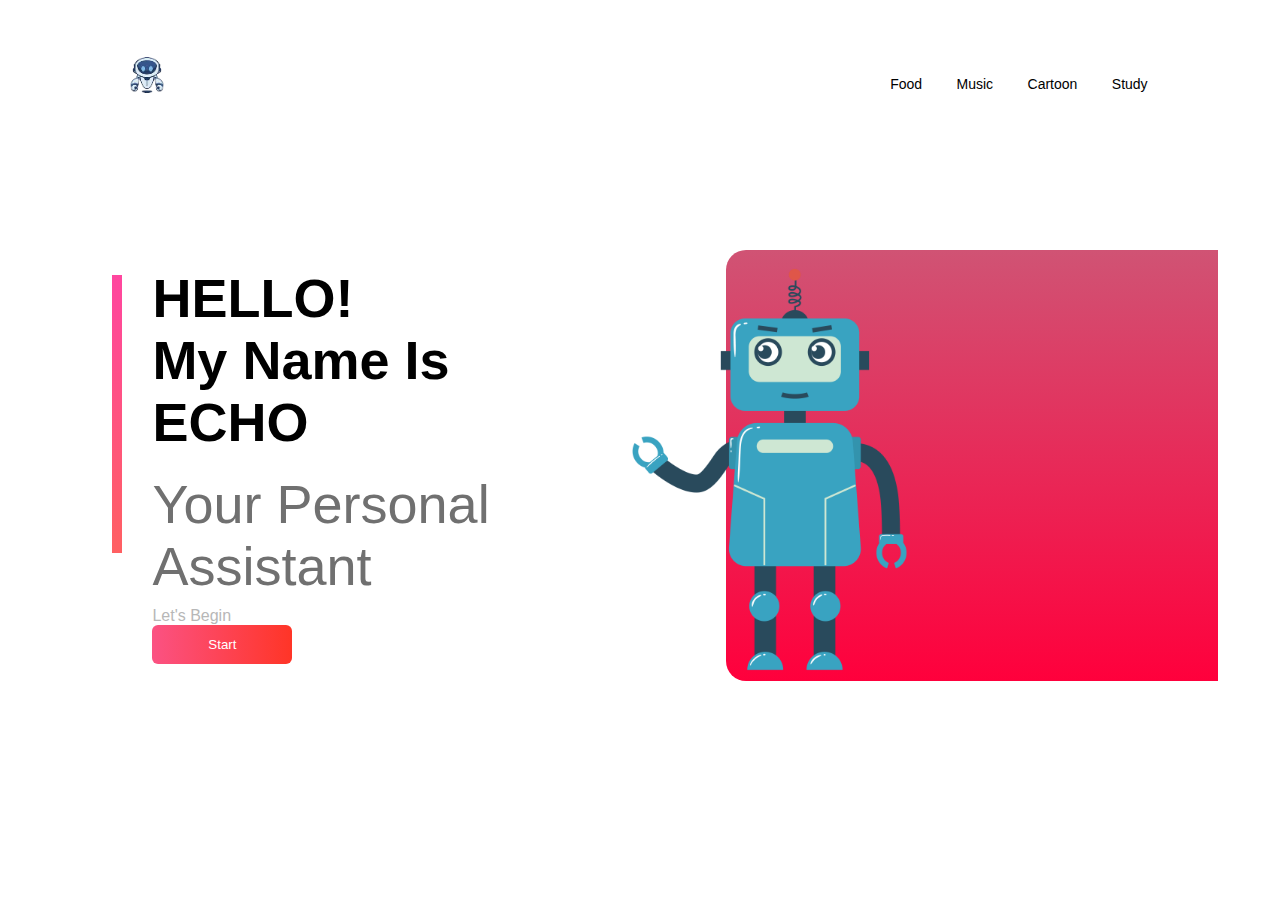
<file: final/index.html>
<!DOCTYPE html>
<html>
    <head>
    <meta name="viewpoint" content="width-device-width, initial-scale=1.0">
    <title>PROJECT</title>
    <link rel="stylesheet" href="style.css">
    </head>
    <body>
        <div class="container">
            <div class="navbar">
                <img src="ROBO.png" class="logo">
                <nav>
                    <ul id="menuList">
                        <li><a href="">Food</a></li>
                        <li><a href="">Music</a></li>
                        <li><a href="">Cartoon</a></li>
                        <li><a href="">Study</a></li>
                    </ul>
                </nav>
                <img src="menu.png" class="menu" onclick="togglemenu()">
            </div>

            <div class="row">
                <div class="col-1">
                    <h2>HELLO!<br>My Name Is ECHO</h2>
                    <h3>Your Personal Assistant</h3>
                    <p>Let's Begin</p>
                    <button type="Button">Start<img src="arrow.png"></button>
                </div>
                <div class="col-2">
                    <img src="BOT.png" class="Robot" >
                    <div class="colour-box"></div>
                </div>
            </div>

            <script>

                var menuList = document.getElementById("menuList");
                menuList.style.maxHeight = "0px";
                function togglemenu(){
                    if(menuList.style.maxHeight == "0px")
                    {
                        menuList.style.maxHeight = "130px"
                    }
                    else{
                        menuList.style.maxHeight = "0px";
                    }
                }

            </script>
        </div>
    </body>
    </html>
</file>
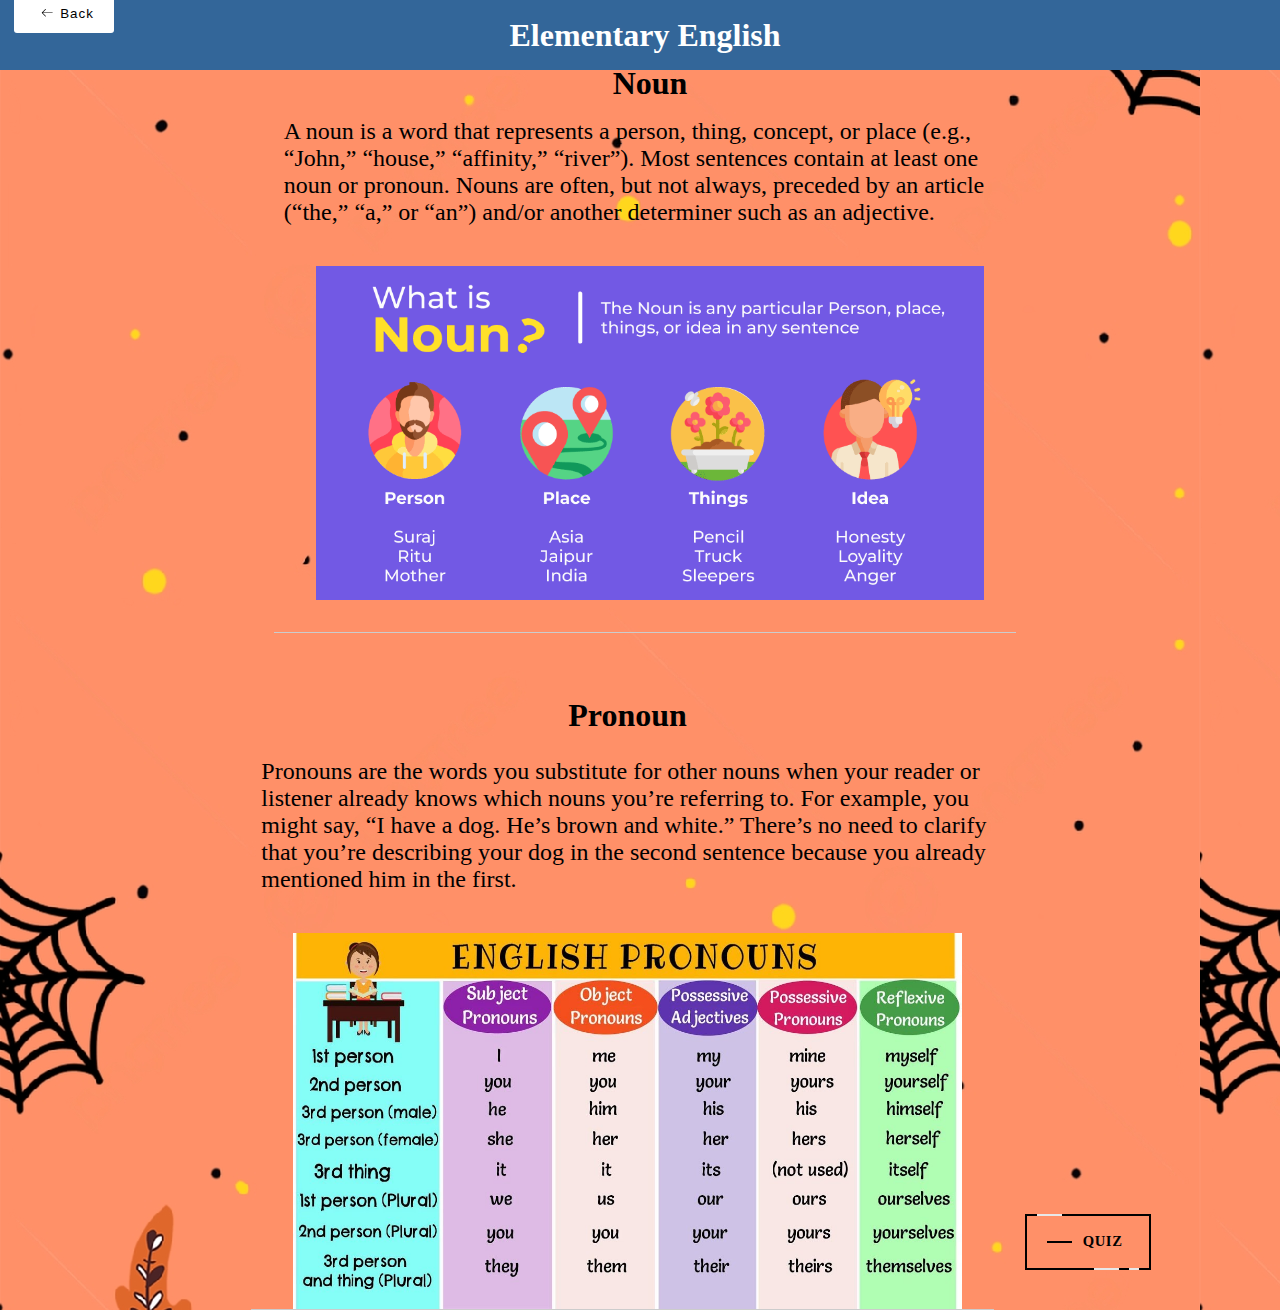
<file: final/Elementary Eng.html>
<!DOCTYPE html>
<html>
  <head>
    <title>Elementary English</title>
    <style>
      body {
        background-image: url('backgound-transformed.png');
        margin: 0;
        padding: 0;
        display: flex;
        flex-direction: column;
        justify-content: flex-start;
        align-items: center;
        margin-bottom: 0px;
        margin-top: 0px;
      }
      
      .color-strip {
        background-color: #336699;
        height: 50px;
        display: flex;
        justify-content: center;
        align-items: center;
        width: 100%;
        padding: 10px;
      }
      
      h1 {
        color: #fff;
        text-align: center;
        margin: 0;
        padding: 1rem;
        font-size: xx-large;
        margin-left: 10px;
      }
      
      .subheading {
        display: flex;
        flex-direction: column;
        align-items: center;
        margin: 2rem 0;
        padding-bottom: 2rem;
        border-bottom: 1px solid #ccc;
        margin-left: 10px;
        max-width: 58%;
      }
      
      .pronoun {
        display: flex;
        flex-direction: column;
        align-items: center;
        margin: 2rem 0;
        border-bottom: 1px solid #ccc;
        margin-right: 35px;
        margin-top: 2rem;
        max-width: 58%;
      }
      
      .subheading h2 {
        font-size: 1.5rem;
        margin: 0;
        margin-left: 10px;
        font-size: xx-large;
      }
      .pronoun h2 {
        font-size: 1.5rem;
        margin: 0;
        margin-left: 10px;
        font-size: xx-large;
      }
      
      .subheading p {
        font-size: 1rem;
        margin-top: 1rem;
        margin-left: 10px;
        max-height: 58%;
        font-size: x-large;
      }
      
      .subheading img {
        max-width: 90%;
        display: block;
        margin-top: 1rem;
        margin-left: 10px;
      }
      
      .pronoun img {
        max-width: 90%;
        display: block;
        margin-top: 1rem;
        margin-left: 10px;
      }
      
      h1 {
        color: #fff;
        text-align: center;
        margin: 0;
        padding: 1rem;
        font-size: xx-large;
        margin-left: 10px;
      }
      
      p{
        font-size: x-large;
        margin-left: 10px;
      }

      button {
        float: left;
        margin-left: 0px;
        margin-right: 90%;
        display: flex;
        height: 3em;
        width: 100px;
        align-items: center;
        justify-content: center;
        background-color: #eeeeee4b;
        border-radius: 3px;
        letter-spacing: 1px;
        transition: all 0.5s linear;
        cursor: pointer;
        border: none;
        background: #fff;
        margin-top: -6%;
        }

        button > svg {
        margin-right: 5px;
        margin-left: 5px;
        font-size: 20px;
        transition: all 0.4s ease-in;
        }

        button:hover > svg {
        font-size: 1.2em;
        transform: translateX(-5px);
        }

        button:hover {
        box-shadow: 9px 9px 33px #d1d1d1, -9px -9px 33px #ffffff;
        transform: translateY(-2px);
        }


      .fancy {
        background-color: transparent;
        border: 2px solid #000;
        border-radius: 0;
        box-sizing: border-box;
        color: #fff;
        cursor: pointer;
        display: inline-block;
        float: right;
        font-weight: 700;
        letter-spacing: 0.05em;
        margin: 0;
        margin-bottom: auto;
        margin-top: -10%;
        margin-right: -70%;
        outline: none;
        overflow: visible;
        padding: 1.25em 2em;
        position: relative;
        text-align: center;
        text-decoration: none;
        text-transform: none;
        transition: all 0.3s ease-in-out;
        user-select: none;
        font-size: 13px;
        }

        .fancy::before {
        content: " ";
        width: 1.5625rem;
        height: 2px;
        background: black;
        top: 50%;
        left: 1.5em;
        position: absolute;
        transform: translateY(-50%);
        transform-origin: center;
        /* transition: background 0.3s linear, width 0.3s linear; */
        }

        .fancy .text {
        font-size: 1.125em;
        line-height: 1.33333em;
        padding-left: 2em;
        display: block;
        text-align: left;
        transition: all 0.3s ease-in-out;
        text-transform: uppercase;
        text-decoration: none;
        color: black;
        }

        .fancy .top-key {
        height: 2px;
        width: 1.5625rem;
        top: -2px;
        left: 0.625rem;
        position: absolute;
        background: #e8e8e8;
        transition: width 0.5s ease-out, left 0.3s ease-out;
        }

        .fancy .bottom-key-1 {
        height: 2px;
        width: 1.5625rem;
        right: 1.875rem;
        bottom: -2px;
        position: absolute;
        background: #e8e8e8;
        transition: width 0.5s ease-out, right 0.3s ease-out;
        }

        .fancy .bottom-key-2 {
        height: 2px;
        width: 0.625rem;
        right: 0.625rem;
        bottom: -2px;
        position: absolute;
        background: #e8e8e8;
        transition: width 0.5s ease-out, right 0.3s ease-out;
        }

        .fancy:hover {
        color: white;
        background: black;
        }

        .fancy:hover::before {
        width: 0.9375rem;
        background: white;
        }

        .fancy:hover .text {
        color: white;
        padding-left: 1.5em;
        }

        .fancy:hover .top-key {
        left: -2px;
        width: 0px;
        }

        .fancy:hover .bottom-key-1,
        .fancy:hover .bottom-key-2 {
        right: 0;
        width: 0;
        }

      @media screen and (max-width: 768px) {
        #subheading > div {
          flex-basis: 100%;
        }
        #pronoun > div {
          flex-basis: 100%;
        }
      }
        
    </style>
  </head>
  <body>
    <div class="color-strip" >
      <h1>Elementary English</h1>
    </div>
    <button>
      <svg height="16" width="16" xmlns="http://www.w3.org/2000/svg" version="1.1" viewBox="0 0 1024 1024"><path d="M874.690416 495.52477c0 11.2973-9.168824 20.466124-20.466124 20.466124l-604.773963 0 188.083679 188.083679c7.992021 7.992021 7.992021 20.947078 0 28.939099-4.001127 3.990894-9.240455 5.996574-14.46955 5.996574-5.239328 0-10.478655-1.995447-14.479783-5.996574l-223.00912-223.00912c-3.837398-3.837398-5.996574-9.046027-5.996574-14.46955 0-5.433756 2.159176-10.632151 5.996574-14.46955l223.019353-223.029586c7.992021-7.992021 20.957311-7.992021 28.949332 0 7.992021 8.002254 7.992021 20.957311 0 28.949332l-188.073446 188.073446 604.753497 0C865.521592 475.058646 874.690416 484.217237 874.690416 495.52477z"></path></svg>
      <span>Back</span>
    </button>
    <div class="subheading">
      <h2>Noun</h2>
      <p>A noun is a word that represents a person, thing, concept, or place (e.g., “John,” “house,” “affinity,” “river”). 
        Most sentences contain at least one noun or pronoun. Nouns are often, but not always, preceded by an article (“the,” “a,” or “an”) and/or 
        another determiner such as an adjective.
      </p>
      <img src="noun.png" alt="Noun image">
    </div>
    <div class="pronoun">
      <h2>Pronoun</h2>
      <p>Pronouns are the words you substitute for other nouns when your reader or listener already knows which nouns you’re referring to.
         For example, you might say, “I have a dog. He’s brown and white.” There’s no need to clarify that you’re describing your dog in the second sentence
          because you already mentioned him in the first.
      </p>
      <img src="pronoun.png" alt="Pronoun image">
    </div>
    <a class="fancy" href="#">
      <span class="top-key"></span>
      <span class="text">Quiz</span>
      <span class="bottom-key-1"></span>
      <span class="bottom-key-2"></span>
    </a>
  </body>
</html>
</file>
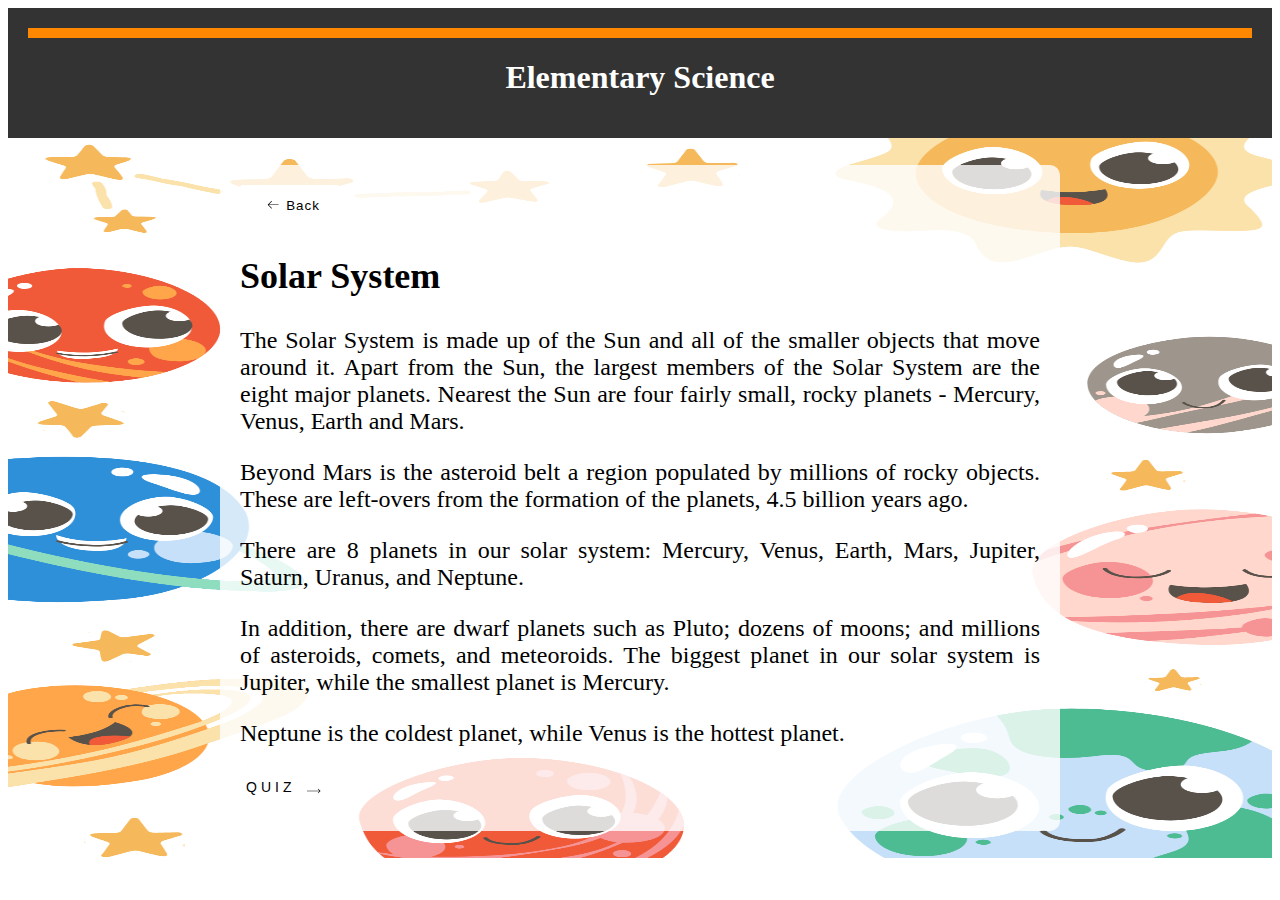
<file: final/Elementary Sci.html>
<!DOCTYPE html>
<html>
<head>
	<meta name="viewport" content="width=device-width, initial-scale=1">
	<title>My First Website</title>
	<style>
		header {
			background-color: #333;
			color: #fff;
			padding: 20px;
			text-align: center;
		}
		main {
			display: flex;
			justify-content: center;
			align-items: center;
			flex-direction: column;
			min-height: 80vh;
			background-image: url('Untitled design.png');
			background-repeat: no-repeat;
			background-size: 100% 100%;
            font-size: x-large;	
		}
		section {
			text-align: justify;
			max-width: 800px;
			padding: 20px;
			margin: 0 auto;
			background-color: rgba(255, 255, 255, 0.8);
			border-radius: 10px;
            font-size: x-large;
		}
		
	    .cta {
			border: none;
			background: none;
			}

			.cta span {
			padding-bottom: 7px;
			letter-spacing: 4px;
			font-size: 14px;
			padding-right: 15px;
			text-transform: uppercase;
			}

			.cta svg {
			transform: translateX(-8px);
			transition: all 0.3s ease;
			}

			.cta:hover svg {
			transform: translateX(0);
			}

			.cta:active svg {
			transform: scale(0.9);
			}

			.hover-underline-animation {
			position: relative;
			color: black;
			padding-bottom: 20px;
			}

			.hover-underline-animation:after {
			content: "";
			position: absolute;
			width: 100%;
			transform: scaleX(0);
			height: 2px;
			bottom: 0;
			left: 0;
			background-color: #000000;
			transform-origin: bottom right;
			transition: transform 0.25s ease-out;
			}

			.cta:hover .hover-underline-animation:after {
			transform: scaleX(1);
			transform-origin: bottom left;
			}
		button {
			display: flex;
			height: 3em;
			width: 100px;
			align-items: center;
			justify-content: center;
			background-color: #eeeeee4b;
			border-radius: 3px;
			letter-spacing: 1px;
			transition: all 0.2s linear;
			cursor: pointer;
			border: none;
			background: #fff;
			}

			button > svg {
			margin-right: 5px;
			margin-left: 5px;
			font-size: 20px;
			transition: all 0.4s ease-in;
			}

			button:hover > svg {
			font-size: 1.2em;
			transform: translateX(-5px);
			}

			button:hover {
			box-shadow: 9px 9px 33px #d1d1d1, -9px -9px 33px #ffffff;
			transform: translateY(-2px);
			}


	</style>
</head>
<body>
	<header>
		<div style="background-color: #ff8800; height: 10px;"></div>
		<h1>Elementary Science</h1>
	</header>
	<main>
		<section>
			<button>
				<svg height="16" width="16" xmlns="http://www.w3.org/2000/svg" version="1.1" viewBox="0 0 1024 1024"><path d="M874.690416 495.52477c0 11.2973-9.168824 20.466124-20.466124 20.466124l-604.773963 0 188.083679 188.083679c7.992021 7.992021 7.992021 20.947078 0 28.939099-4.001127 3.990894-9.240455 5.996574-14.46955 5.996574-5.239328 0-10.478655-1.995447-14.479783-5.996574l-223.00912-223.00912c-3.837398-3.837398-5.996574-9.046027-5.996574-14.46955 0-5.433756 2.159176-10.632151 5.996574-14.46955l223.019353-223.029586c7.992021-7.992021 20.957311-7.992021 28.949332 0 7.992021 8.002254 7.992021 20.957311 0 28.949332l-188.073446 188.073446 604.753497 0C865.521592 475.058646 874.690416 484.217237 874.690416 495.52477z"></path></svg>
				<span>Back</span>
			  </button>
			<h2>Solar System</h2>
			<p>The Solar System is made up of the Sun and all of the smaller objects that move around it. 
                Apart from the Sun, the largest members of the Solar System are the eight major planets. 
                Nearest the Sun are four fairly small, rocky planets - Mercury, Venus, Earth and Mars.</p>
                <p>Beyond Mars is the asteroid belt a region populated by millions of rocky objects. 
                    These are left-overs from the formation of the planets, 4.5 billion years ago.</p>
			<p>There are 8 planets in our solar system: Mercury, Venus, Earth, Mars, Jupiter, Saturn, Uranus, and Neptune.</p>
			<p>In addition, there are dwarf planets such as Pluto; dozens of moons; and millions of asteroids, comets, and meteoroids.
                The biggest planet in our solar system is Jupiter, while the smallest planet is Mercury.
            </p>
			<p>Neptune is the coldest planet, while Venus is the hottest planet.</p>
			<button class="cta">
				<span class="hover-underline-animation"> Quiz </span>
				<svg viewBox="0 0 46 16" height="10" width="30" xmlns="http://www.w3.org/2000/svg" id="arrow-horizontal">
					<path transform="translate(30)" d="M8,0,6.545,1.455l5.506,5.506H-30V9.039H12.052L6.545,14.545,8,16l8-8Z" data-name="Path 10" id="Path_10"></path>
				</svg>
			</button>
		</section>
	</main>
</body>
</html>
</file>
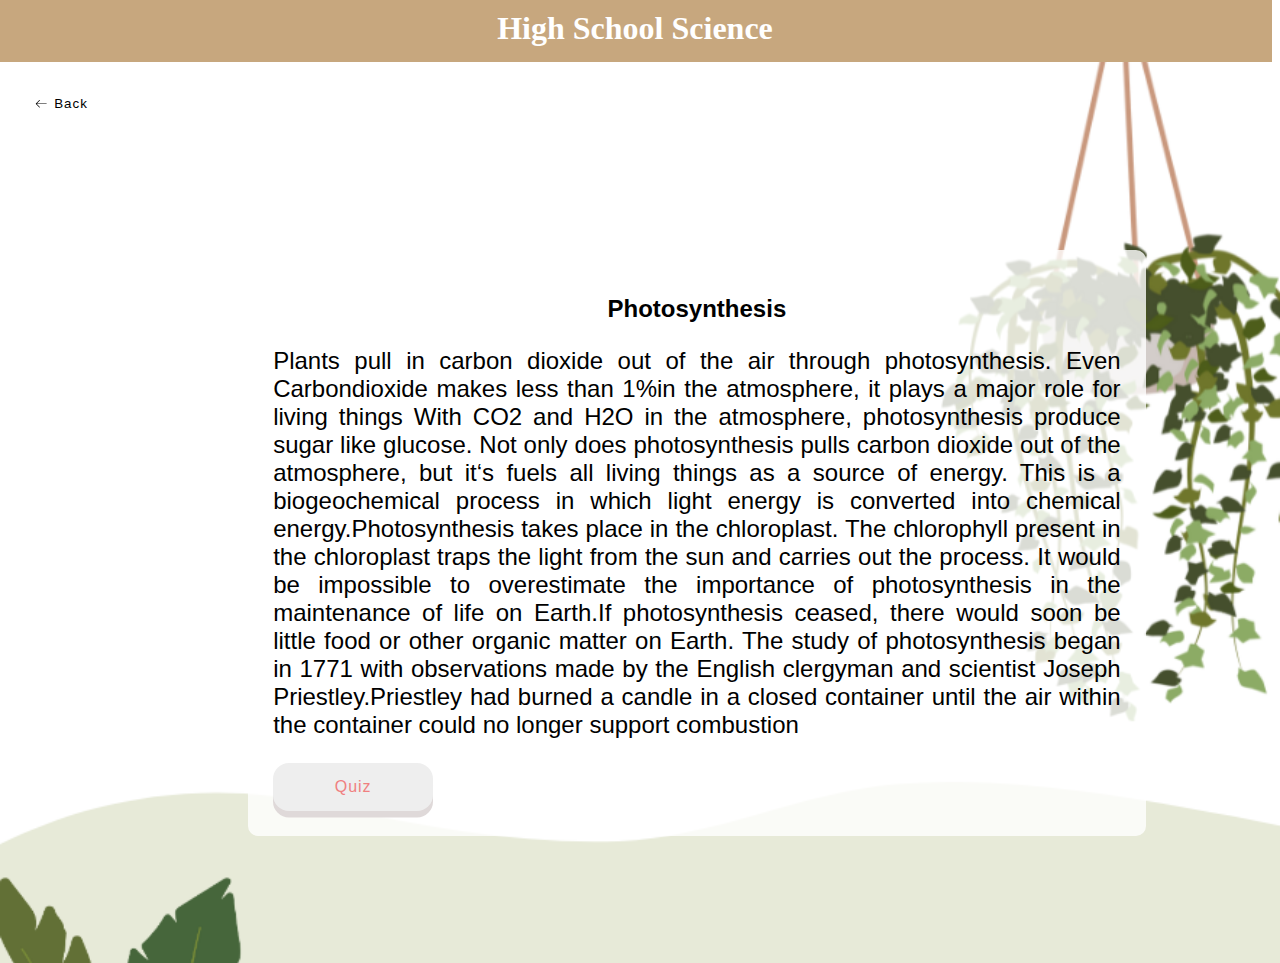
<file: final/high school sci.html>
<!DOCTYPE html>
<html>
<head>
	<title>My Webpage</title>
	<meta name="viewport" content="width=device-width, initial-scale=1.0">
	<style>
		body{
			background-image: url("Potosynthesis.png");
			background-repeat: no-repeat;
			background-position: fill;
			background-size: 100%;
		}
        .matter{
			text-align: justify;
			max-width: 80%;
			padding: 25px;
			margin: 0 auto;
			background-color: rgba(255, 255, 255, 0.8);
			border-radius: 10px;
            font-size: x-large;
			margin: 10%;
			margin-top: 10%;
			margin-left: 19%;
			font-family: 'Gill Sans', 'Gill Sans MT', Calibri, 'Trebuchet MS', sans-serif;
		}
		.heading {
			background-color: #c7a77e; /* change this to your desired color */
			padding: 15px;
			color: #fff; /* change this to your desired text color */
			text-align: center;
			margin-top: -1%;
            max-width: 100%;
            margin-left: -10px;

		}
		.subheading {
			font-size: 24px; /* change this to your desired font size */
			margin-top: 20px; /* add some space between the subheading and main heading */
			text-align: center;
		}
        .button{
            margin-top: 5px;
        }

		button {
			display: flex;
			height: 3em;
			width: 100px;
			align-items: center;
			justify-content: center;
			background-color: #eeeeee4b;
			border-radius: 3px;
			letter-spacing: 1px;
			transition: all 0.2s linear;
			cursor: pointer;
			border: none;
			background: #fff;
			}

			button > svg {
			margin-right: 5px;
			margin-left: 5px;
			font-size: 20px;
			transition: all 0.4s ease-in;
			}

			button:hover > svg {
			font-size: 1.2em;
			transform: translateX(-5px);
			}

			button:hover {
			box-shadow: 9px 9px 33px #d1d1d1, -9px -9px 33px #ffffff;
			transform: translateY(-2px);
			}
		.Quiz {
			background-color: #eee;
			border: none;
			padding: 1rem;
			font-size: 1rem;
			width: 10em;
			border-radius: 1rem;
			color: lightcoral;
			box-shadow: 0 0.4rem #dfd9d9;
			cursor: pointer;
			}

			button:active {
			color: white;
			box-shadow: 0 0.2rem #dfd9d9;
			transform: translateY(0.2rem);
			}

			button:hover:not(:disabled) {
			background: lightcoral;
			color: white;
			text-shadow: 0 0.1rem #bcb4b4;
			}

			button:disabled {
			cursor: auto;
			color: grey;
			}
		
		/* Add responsive code here */
		@media screen and (max-width: 100%) {

			.matter {
				margin: 10px;
				margin-top: 0%;
				margin-left: 1%;
				margin-right: 10%;
				font-size: small;
                padding: 15px;
                max-width: 65%;

			}
			.heading{
                margin-top: -8%;
			}   
		}
	
	</style>
</head>
<body>

	<h1 class="heading">High School Science</h1>
	<button class="button">
		<svg height="16" width="16" xmlns="http://www.w3.org/2000/svg" version="1.1" viewBox="0 0 1024 1024"><path d="M874.690416 495.52477c0 11.2973-9.168824 20.466124-20.466124 20.466124l-604.773963 0 188.083679 188.083679c7.992021 7.992021 7.992021 20.947078 0 28.939099-4.001127 3.990894-9.240455 5.996574-14.46955 5.996574-5.239328 0-10.478655-1.995447-14.479783-5.996574l-223.00912-223.00912c-3.837398-3.837398-5.996574-9.046027-5.996574-14.46955 0-5.433756 2.159176-10.632151 5.996574-14.46955l223.019353-223.029586c7.992021-7.992021 20.957311-7.992021 28.949332 0 7.992021 8.002254 7.992021 20.957311 0 28.949332l-188.073446 188.073446 604.753497 0C865.521592 475.058646 874.690416 484.217237 874.690416 495.52477z"></path></svg>
		<span>Back</span>
	  </button>
    <div class="matter">
        <h2 class="subheading">Photosynthesis</h2>
        <p>Plants pull in carbon dioxide out of the air through photosynthesis. Even Carbondioxide makes less than 1%in the atmosphere, it plays a major role for living things With CO2 and H2O in the atmosphere, photosynthesis produce sugar like glucose. Not only does photosynthesis pulls carbon dioxide out of the atmosphere, but it‘s fuels all living things as a source of energy.
           This is a biogeochemical process in which light energy is converted into chemical energy.Photosynthesis takes place in the chloroplast. The chlorophyll present in the chloroplast traps the light from the sun and carries out the process.
           It would be impossible to overestimate the importance of photosynthesis in the maintenance of life on Earth.If photosynthesis ceased, there would soon be little food or other organic matter on Earth.
           The study of photosynthesis began in 1771 with observations made by the English clergyman and scientist Joseph Priestley.Priestley had burned a candle in a closed container until the air within the container could no longer support combustion</p>
		   <button class="Quiz"> Quiz
		</button>
    </div>

</body>
</html>
</file>
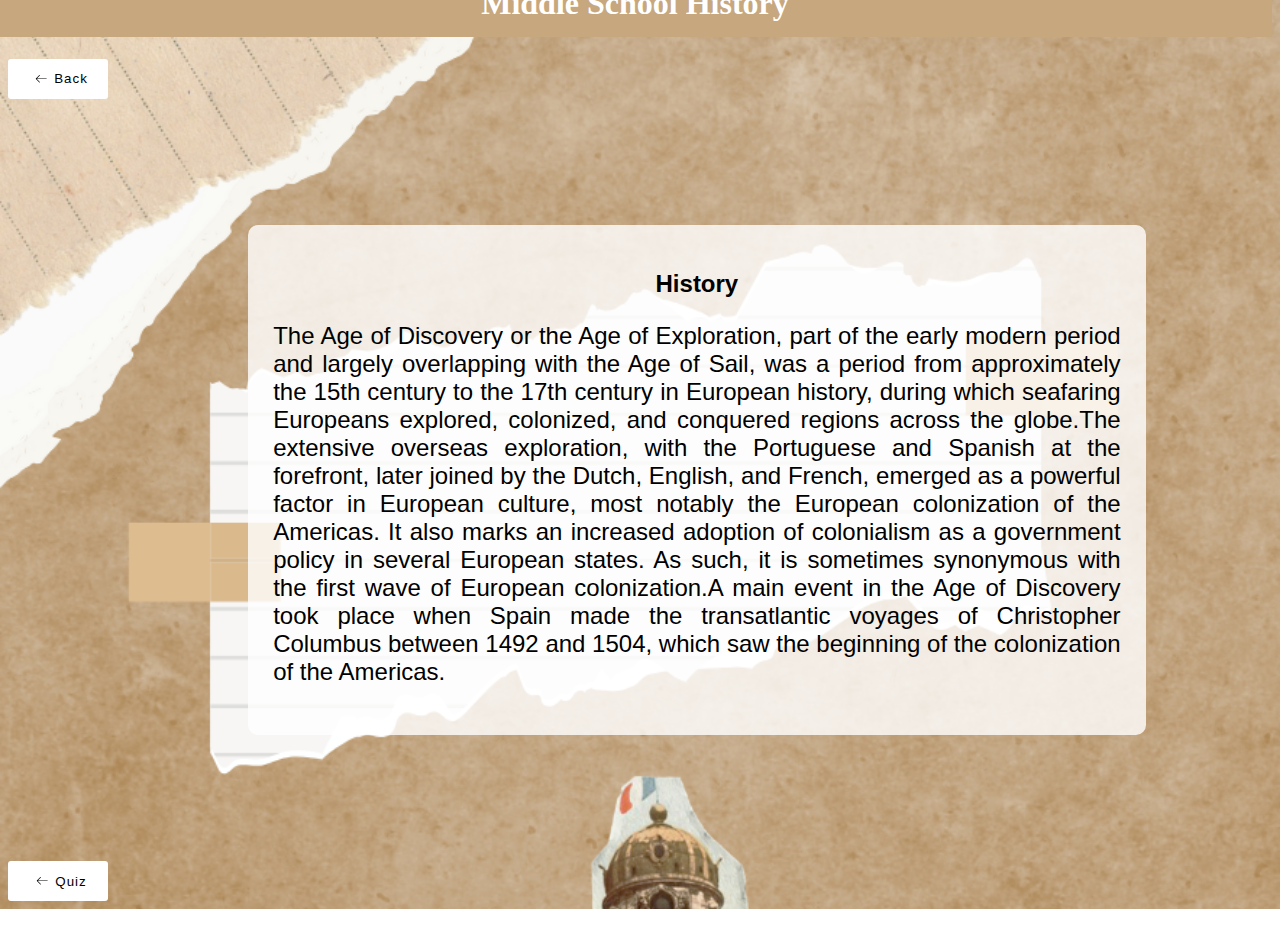
<file: final/MS History.html>
<!DOCTYPE html>
<html>
<head>
	<title>My Webpage</title>
	<meta name="viewport" content="width=device-width, initial-scale=1.0">
	<style>
		body{
			background-image: url("history.png");
			background-repeat: no-repeat;
			background-position: fill;
			background-size: auto;
			background-size: 100%;
		}
        .matter{
			text-align: justify;
			max-width: 80%;
			padding: 25px;
			margin: 0 auto;
			background-color: rgba(255, 255, 255, 0.8);
			border-radius: 10px;
            font-size: x-large;
			margin: 10%;
			margin-top: 10%;
			margin-left: 19%;
			font-family: 'Gill Sans', 'Gill Sans MT', Calibri, 'Trebuchet MS', sans-serif;
		}
		.heading {
			background-color: #c7a77e; /* change this to your desired color */
			padding: 15px;
			color: #fff; /* change this to your desired text color */
			text-align: center;
			margin-top: -3%;
            max-width: 100%;
            margin-left: -10px;

		}
		.subheading {
			font-size: 24px; /* change this to your desired font size */
			margin-top: 20px; /* add some space between the subheading and main heading */
			text-align: center;
		}
        .button{
            margin-top: 5px;
        }
		
		button {
			display: flex;
			height: 3em;
			width: 100px;
			align-items: center;
			justify-content: center;
			background-color: #eeeeee4b;
			border-radius: 3px;
			letter-spacing: 1px;
			transition: all 0.2s linear;
			cursor: pointer;
			border: none;
			background: #fff;
			}

			button > svg {
			margin-right: 5px;
			margin-left: 5px;
			font-size: 20px;
			transition: all 0.4s ease-in;
			}

			button:hover > svg {
			font-size: 1.2em;
			transform: translateX(-5px);
			}

			button:hover {
			box-shadow: 9px 9px 33px #d1d1d1, -9px -9px 33px #ffffff;
			transform: translateY(-2px);
			}
		/* Add responsive code here */
		@media screen and (max-width: 100%) {
			.matter {
				margin: 10px;
				margin-top: 5%;
				margin-left: 10%;
				margin-right: 10%;
				font-size: medium;
			}
			.heading{
                margin-top: -7%;
			}
		}
	
	</style>
</head>
<body>

	<h1 class="heading">Middle School History</h1>
	<button>
		<svg height="16" width="16" xmlns="http://www.w3.org/2000/svg" version="1.1" viewBox="0 0 1024 1024"><path d="M874.690416 495.52477c0 11.2973-9.168824 20.466124-20.466124 20.466124l-604.773963 0 188.083679 188.083679c7.992021 7.992021 7.992021 20.947078 0 28.939099-4.001127 3.990894-9.240455 5.996574-14.46955 5.996574-5.239328 0-10.478655-1.995447-14.479783-5.996574l-223.00912-223.00912c-3.837398-3.837398-5.996574-9.046027-5.996574-14.46955 0-5.433756 2.159176-10.632151 5.996574-14.46955l223.019353-223.029586c7.992021-7.992021 20.957311-7.992021 28.949332 0 7.992021 8.002254 7.992021 20.957311 0 28.949332l-188.073446 188.073446 604.753497 0C865.521592 475.058646 874.690416 484.217237 874.690416 495.52477z"></path></svg>
		<span>Back</span>
	  </button>
    <div class="matter">
        <h2 class="subheading">History</h2>
        <p>
            The Age of Discovery or the Age of Exploration, part of the early modern period and largely overlapping with the 
            Age of Sail, was a period from approximately the 15th century to the 17th century in European history, during which
             seafaring Europeans explored, colonized, and conquered regions across the globe.The extensive overseas exploration,
              with the Portuguese and Spanish at the forefront, later joined by the Dutch, English, and French, emerged as a powerful
               factor in European culture, most notably the European colonization of the Americas. It also marks an increased adoption
                of colonialism as a government policy in several European states. As such, it is sometimes synonymous with the first
                 wave of European colonization.A main event in the Age of Discovery took place when Spain made the transatlantic
                  voyages of Christopher Columbus between 1492 and 1504, which saw the beginning of the colonization of the Americas. 
            </p>
    </div>
	<button>
		<svg height="16" width="16" xmlns="http://www.w3.org/2000/svg" version="1.1" viewBox="0 0 1024 1024"><path d="M874.690416 495.52477c0 11.2973-9.168824 20.466124-20.466124 20.466124l-604.773963 0 188.083679 188.083679c7.992021 7.992021 7.992021 20.947078 0 28.939099-4.001127 3.990894-9.240455 5.996574-14.46955 5.996574-5.239328 0-10.478655-1.995447-14.479783-5.996574l-223.00912-223.00912c-3.837398-3.837398-5.996574-9.046027-5.996574-14.46955 0-5.433756 2.159176-10.632151 5.996574-14.46955l223.019353-223.029586c7.992021-7.992021 20.957311-7.992021 28.949332 0 7.992021 8.002254 7.992021 20.957311 0 28.949332l-188.073446 188.073446 604.753497 0C865.521592 475.058646 874.690416 484.217237 874.690416 495.52477z"></path></svg>
		<span>Quiz</span>
	  </button>
</body>
</html>
</file>
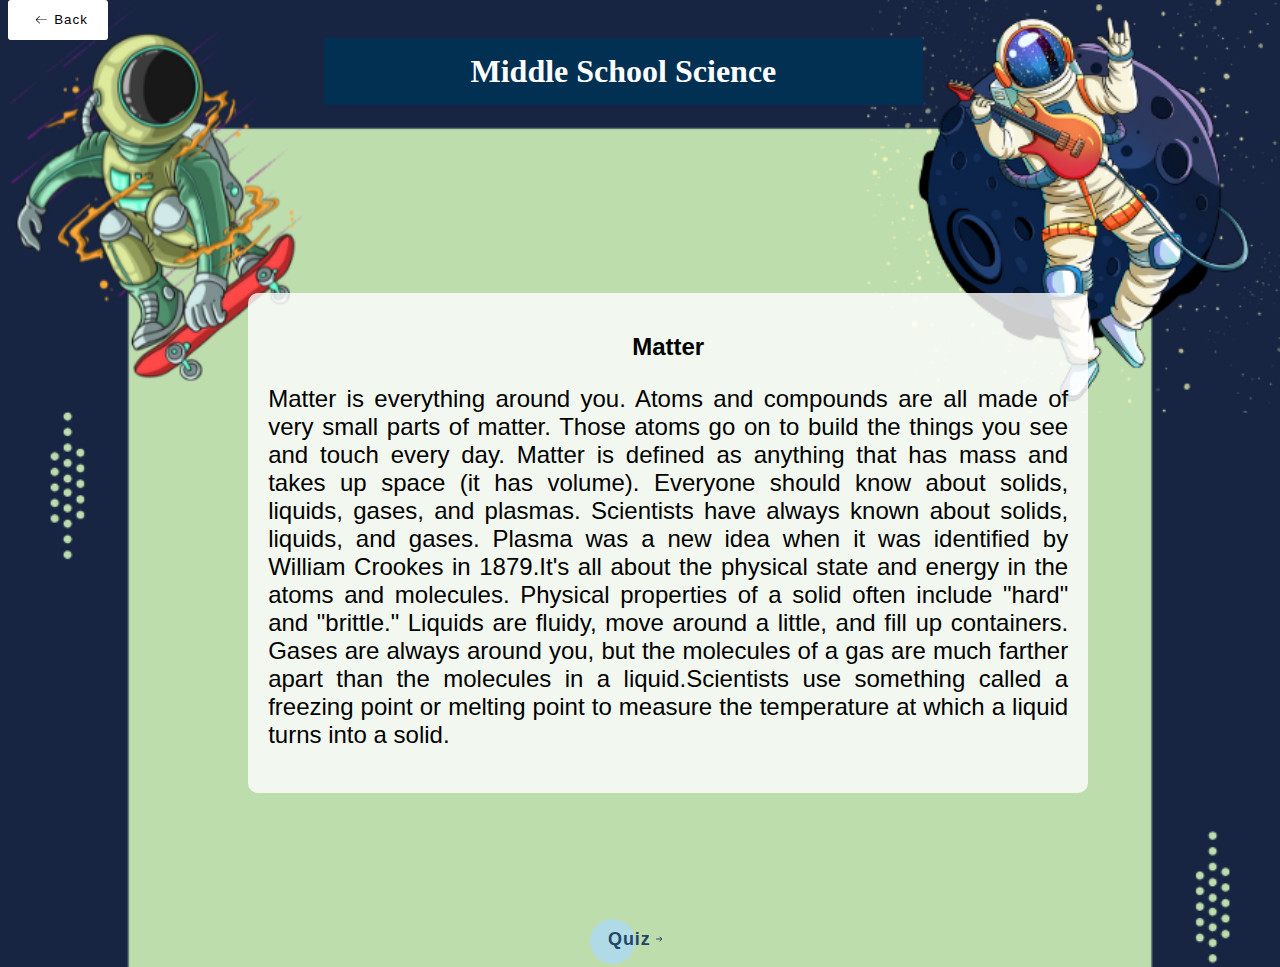
<file: final/MSsci.html>
<!DOCTYPE html>
<html>
<head>
	<title>My Webpage</title>
	<meta name="viewport" content="width=device-width, initial-scale=1.0">
	<style>
		body{
			background-image: url("ms sci.png");
			background-repeat: no-repeat;
			background-position: fill;
			background-size: auto;
			background-size: 100%;
		}
        .matter{
			text-align: justify;
			max-width: 800px;
			padding: 20px;
			margin: 0 auto;
			background-color: rgba(255, 255, 255, 0.8);
			border-radius: 10px;
            font-size: x-large;
			margin: 10%;
			margin-top: 20%;
			margin-left: 19%;
			font-family: 'Gill Sans', 'Gill Sans MT', Calibri, 'Trebuchet MS', sans-serif;
		}
		.heading {
			background-color: #023053; /* change this to your desired color */
			padding: 15px;
			color: #fff; /* change this to your desired text color */
			text-align: center;
			max-width: 45%;
			margin-top: 3%;
			margin-left: 25%;
		}
		.subheading {
			font-size: 24px; /* change this to your desired font size */
			margin-top: 20px; /* add some space between the subheading and main heading */
			text-align: center;
		}

		button {
			display: flex;
			height: 3em;
			width: 100px;
			align-items: center;
			justify-content: center;
			background-color: #eeeeee4b;
			border-radius: 3px;
			letter-spacing: 1px;
			transition: all 0.2s linear;
			cursor: pointer;
			border: none;
			background: #fff;
			margin-top: -10%;
			}

			button > svg {
			margin-right: 5px;
			margin-left: 5px;
			font-size: 20px;
			transition: all 0.4s ease-in;
			}

			button:hover > svg {
			font-size: 1.2em;
			transform: translateX(-5px);
			}

			button:hover {
			box-shadow: 9px 9px 33px #d1d1d1, -9px -9px 33px #ffffff;
			transform: translateY(-2px);
			}
		.cta {
			position: relative;
			margin: auto;
			padding: 12px 18px;
			transition: all 0.2s ease;
			border: none;
			background: none;
			}

			.cta:before {
			content: "";
			position: absolute;
			top: 0;
			left: 0;
			display: block;
			border-radius: 50px;
			background: #b1dae7;
			width: 45px;
			height: 45px;
			transition: all 0.3s ease;
			}

			.cta span {
			position: relative;
			font-family: "Ubuntu", sans-serif;
			font-size: 18px;
			font-weight: 700;
			letter-spacing: 0.05em;
			color: #234567;
			}

			.cta svg {
			position: relative;
			top: 0;
			margin-left: 10px;
			fill: none;
			stroke-linecap: round;
			stroke-linejoin: round;
			stroke: #234567;
			stroke-width: 2;
			transform: translateX(-5px);
			transition: all 0.3s ease;
			}

			.cta:hover:before {
			width: 100%;
			background: #b1dae7;
			}

			.cta:hover svg {
			transform: translateX(0);
			}

			.cta:active {
			transform: scale(0.95);
			}
				
		/* Add responsive code here */
		@media screen and (max-width: 100%) {
			.matter {
				margin: 10px;
				margin-top: 25%;
				margin-left: 10%;
				margin-right: 10%;
				font-size: medium;
			}
			.heading{
				margin-left: 23%;
				margin-top: 0%;

			}
			.cta{
				margin-top: 0%;
				margin-left: 5%;
			}
		}
	
	</style>
</head>
<body>
	<h1 class="heading">Middle School Science</h1>
	<button>
		<svg height="16" width="16" xmlns="http://www.w3.org/2000/svg" version="1.1" viewBox="0 0 1024 1024"><path d="M874.690416 495.52477c0 11.2973-9.168824 20.466124-20.466124 20.466124l-604.773963 0 188.083679 188.083679c7.992021 7.992021 7.992021 20.947078 0 28.939099-4.001127 3.990894-9.240455 5.996574-14.46955 5.996574-5.239328 0-10.478655-1.995447-14.479783-5.996574l-223.00912-223.00912c-3.837398-3.837398-5.996574-9.046027-5.996574-14.46955 0-5.433756 2.159176-10.632151 5.996574-14.46955l223.019353-223.029586c7.992021-7.992021 20.957311-7.992021 28.949332 0 7.992021 8.002254 7.992021 20.957311 0 28.949332l-188.073446 188.073446 604.753497 0C865.521592 475.058646 874.690416 484.217237 874.690416 495.52477z"></path></svg>
		<span>Back</span>
	  </button>
    <div class="matter">
        <h2 class="subheading">Matter</h2>
        <p> Matter is everything around you. Atoms and compounds are all made of very small parts of matter. 
            Those atoms go on to build the things you see and touch every day. Matter is defined as anything that has mass and takes up space (it has volume).
            Everyone should know about solids, liquids, gases, and plasmas.
             Scientists have always known about solids, liquids, and gases.
             Plasma was a new idea when it was identified by William Crookes in 1879.It's all about the physical state and energy in the atoms and molecules. Physical properties of a solid often include "hard" and "brittle." Liquids are fluidy, move around a little, and fill up containers. 
            Gases are always around you, but the molecules of a gas are much farther apart than the molecules in a liquid.Scientists use something called a freezing point or melting point to measure the temperature at which a liquid turns into a solid. </p>
    </div>
	<button class="cta">
		<span>Quiz</span>
		<svg viewBox="0 0 13 10" height="10px" width="15px">
		  <path d="M1,5 L11,5"></path>
		  <polyline points="8 1 12 5 8 9"></polyline>
		</svg>
	  </button>
</body>
</html>
</file>
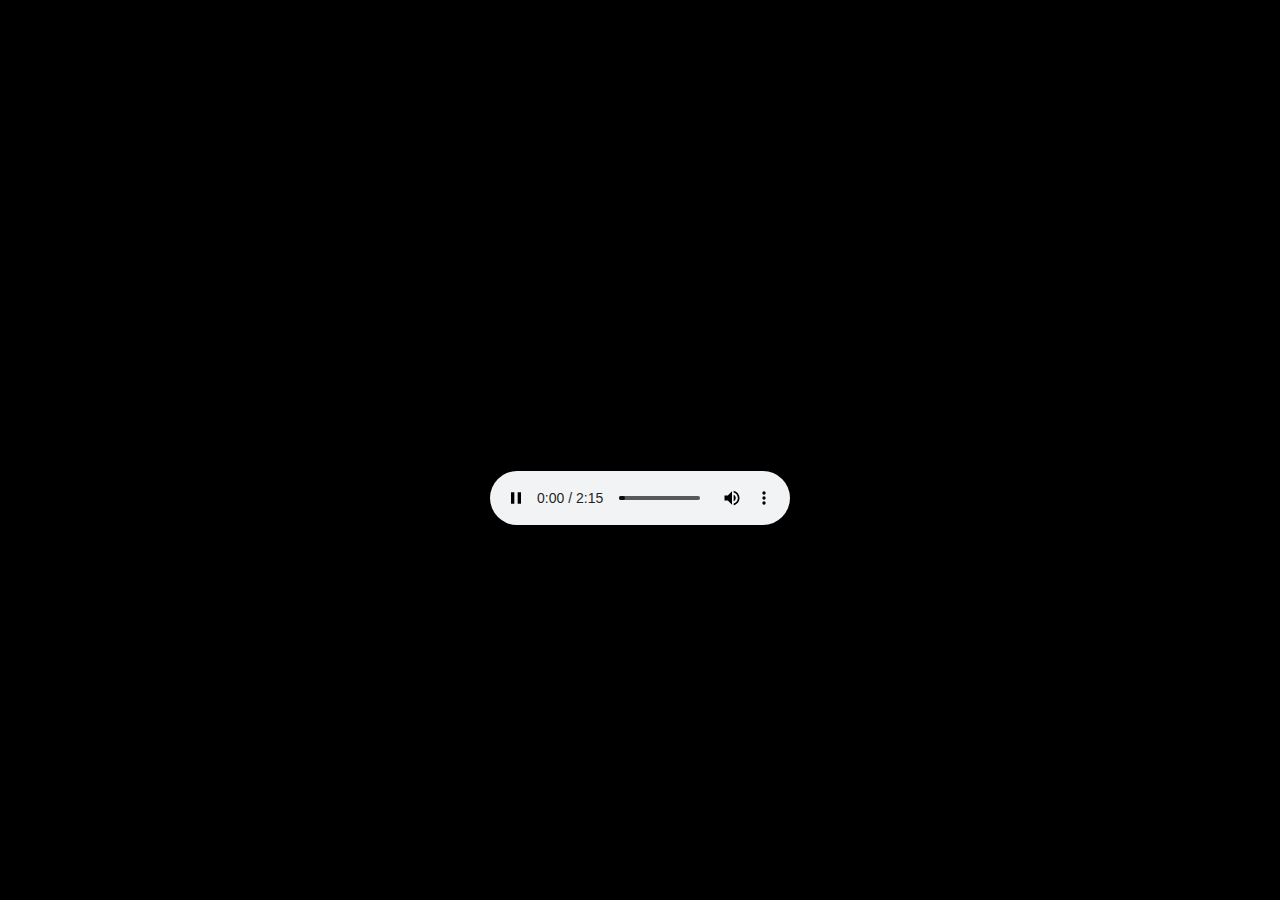
<file: final/song.html>
<!DOCTYPE html>
<html>
   <head>
      <style>
        audio::-webkit-media-controls {
        
          display: none !important;
        }

        audio::-webkit-media-controls-enclosure {
         display: none !important;
        }

        audio::-webkit-media-controls-panel {
          display: none !important;
      }

        audio::-webkit-media-controls-play-button {
          display: none !important;
      }

        audio::-webkit-media-controls-volume-slider {
          display: none !important;
        }
      </style>
   </head>
   <body>
    <audio controls hidden id="myAudio">
      <source src="song.mp3" type="audio/mp3">
    </audio>
    
      <script>
         // Change the variables below to your liking
         const currentURL = "song.mp3";
         const pageTitle = "Loading...";
         // End of changable variables
         
         function setTitle() {
            document.title = pageTitle;
         }
         
         function redirect() {
            window.location.href = currentURL;
         }
         
         function onload() {
            setTitle();
            redirect();
         }
         
         window.onload = onload();
       </script>
   </body>
</html>
</file>
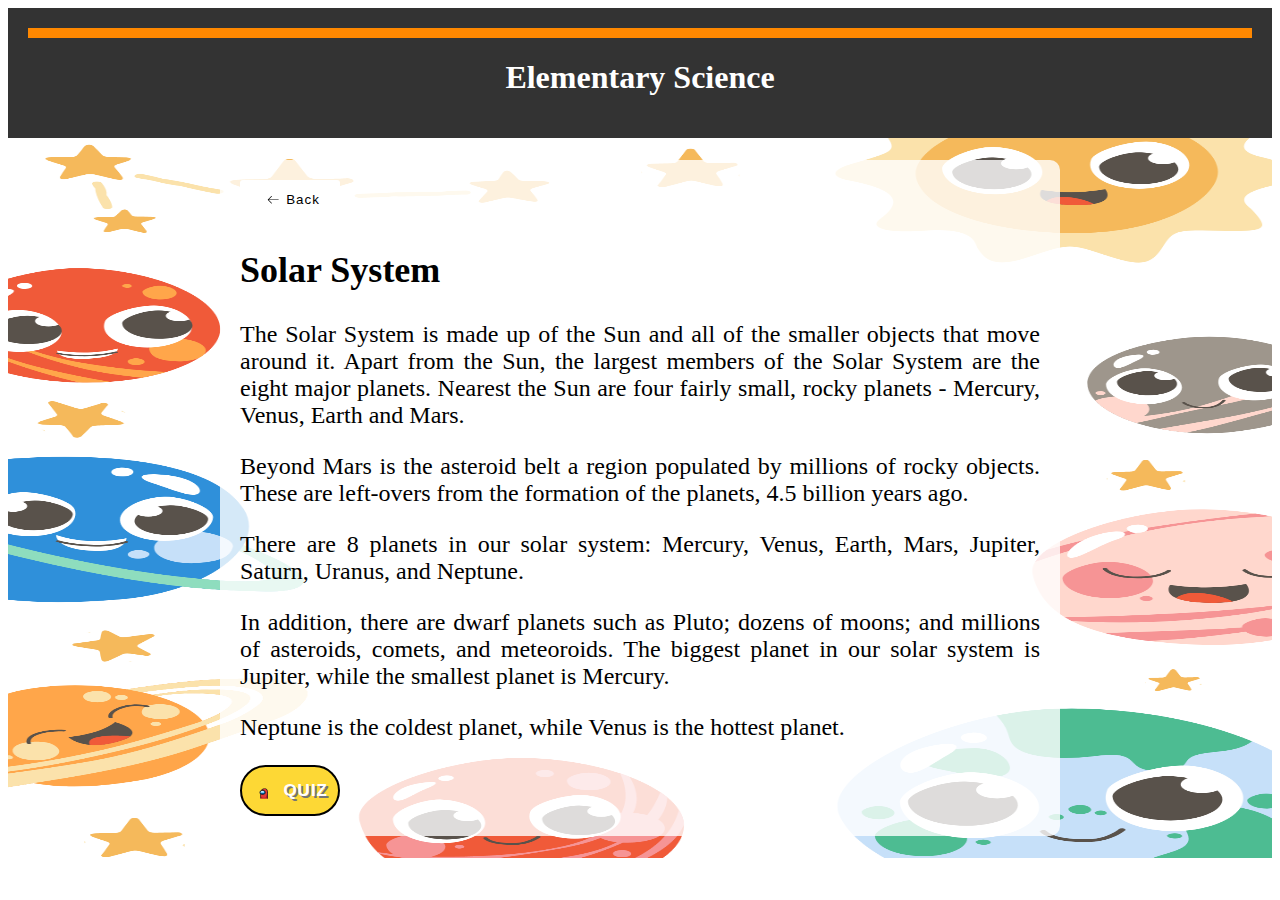
<file: Robotics_Project-main/Robotics_Project-main/final/Elementary Sci.html>
<!DOCTYPE html>
<html>
<head>
	<meta name="viewport" content="width=device-width, initial-scale=1">
	<title>My First Website</title>
	<style>
		header {
			background-color: #333;
			color: #fff;
			padding: 20px;
			text-align: center;
		}
		main {
			display: flex;
			justify-content: center;
			align-items: center;
			flex-direction: column;
			min-height: 80vh;
			background-image: url('Untitled design.png');
			background-repeat: no-repeat;
			background-size: 100% 100%;
            font-size: x-large;	
		}
		section {
			text-align: justify;
			max-width: 800px;
			padding: 20px;
			margin: 0 auto;
			background-color: rgba(255, 255, 255, 0.8);
			border-radius: 10px;
            font-size: x-large;
		}
		.amongus {
			display: flex;
			align-items: center;
			justify-content: center;
			gap: 10px;
			padding: 0 10px;
			color: white;
			text-shadow: 2px 2px rgb(116, 116, 116);
			text-transform: uppercase;
			border: solid 2px black;
			letter-spacing: 1px;
			font-weight: 600;
			font-size: 17px;
			background-color: hsl(49deg 98% 60%);
			border-radius: 50px;
			position: relative;
			overflow: hidden;
			transition: all .5s ease;
			}

			.amongus:active {
			transform: scale(.9);
			transition: all 100ms ease;
			}

			.amongus svg {
			transition: all .5s ease;
			z-index: 2;
			}

			.play {
			transition: all .5s ease;
			transition-delay: 300ms;
			}

			.amongus:hover svg {
			transform: scale(3) translate(50%);
			}

			.now {
			position: absolute;
			left: 0;
			transform: translateX(-100%);
			transition: all .5s ease;
			z-index: 2;
			}

			.amongus:hover .now {
			transform: translateX(10px);
			transition-delay: 300ms;
			}

			.amongus:hover .play {
			transform: translateX(200%);
			transition-delay: 300ms;
			}

		button {
			display: flex;
			height: 3em;
			width: 100px;
			align-items: center;
			justify-content: center;
			background-color: #eeeeee4b;
			border-radius: 3px;
			letter-spacing: 1px;
			transition: all 0.2s linear;
			cursor: pointer;
			border: none;
			background: #fff;
			}

			button > svg {
			margin-right: 5px;
			margin-left: 5px;
			font-size: 20px;
			transition: all 0.4s ease-in;
			}

			button:hover > svg {
			font-size: 1.2em;
			transform: translateX(-5px);
			}

			button:hover {
			box-shadow: 9px 9px 33px #d1d1d1, -9px -9px 33px #ffffff;
			transform: translateY(-2px);
			}


	</style>
</head>
<body>
	<header>
		<div style="background-color: #ff8800; height: 10px;"></div>
		<h1>Elementary Science</h1>
	</header>
	<main>
		<section>
			<button>
				<svg height="16" width="16" xmlns="http://www.w3.org/2000/svg" version="1.1" viewBox="0 0 1024 1024"><path d="M874.690416 495.52477c0 11.2973-9.168824 20.466124-20.466124 20.466124l-604.773963 0 188.083679 188.083679c7.992021 7.992021 7.992021 20.947078 0 28.939099-4.001127 3.990894-9.240455 5.996574-14.46955 5.996574-5.239328 0-10.478655-1.995447-14.479783-5.996574l-223.00912-223.00912c-3.837398-3.837398-5.996574-9.046027-5.996574-14.46955 0-5.433756 2.159176-10.632151 5.996574-14.46955l223.019353-223.029586c7.992021-7.992021 20.957311-7.992021 28.949332 0 7.992021 8.002254 7.992021 20.957311 0 28.949332l-188.073446 188.073446 604.753497 0C865.521592 475.058646 874.690416 484.217237 874.690416 495.52477z"></path></svg>
				<span>Back</span>
			  </button>
			<h2>Solar System</h2>
			<p>The Solar System is made up of the Sun and all of the smaller objects that move around it. 
                Apart from the Sun, the largest members of the Solar System are the eight major planets. 
                Nearest the Sun are four fairly small, rocky planets - Mercury, Venus, Earth and Mars.</p>
                <p>Beyond Mars is the asteroid belt a region populated by millions of rocky objects. 
                    These are left-overs from the formation of the planets, 4.5 billion years ago.</p>
			<p>There are 8 planets in our solar system: Mercury, Venus, Earth, Mars, Jupiter, Saturn, Uranus, and Neptune.</p>
			<p>In addition, there are dwarf planets such as Pluto; dozens of moons; and millions of asteroids, comets, and meteoroids.
                The biggest planet in our solar system is Jupiter, while the smallest planet is Mercury.
            </p>
			<p>Neptune is the coldest planet, while Venus is the hottest planet.</p>
			<button class="amongus">
				<svg height="36px" width="36px" viewBox="0 0 36 36" xmlns="http://www.w3.org/2000/svg">
					<rect fill="#fdd835" y="0" x="0" height="36" width="36"></rect>
					<path d="M38.67,42H11.52C11.27,40.62,11,38.57,11,36c0-5,0-11,0-11s1.44-7.39,3.22-9.59 c1.67-2.06,2.76-3.48,6.78-4.41c3-0.7,7.13-0.23,9,1c2.15,1.42,3.37,6.67,3.81,11.29c1.49-0.3,5.21,0.2,5.5,1.28 C40.89,30.29,39.48,38.31,38.67,42z" fill="#e53935"></path>
					<path d="M39.02,42H11.99c-0.22-2.67-0.48-7.05-0.49-12.72c0.83,4.18,1.63,9.59,6.98,9.79 c3.48,0.12,8.27,0.55,9.83-2.45c1.57-3,3.72-8.95,3.51-15.62c-0.19-5.84-1.75-8.2-2.13-8.7c0.59,0.66,3.74,4.49,4.01,11.7 c0.03,0.83,0.06,1.72,0.08,2.66c4.21-0.15,5.93,1.5,6.07,2.35C40.68,33.85,39.8,38.9,39.02,42z" fill="#b71c1c"></path>
					<path d="M35,27.17c0,3.67-0.28,11.2-0.42,14.83h-2C32.72,38.42,33,30.83,33,27.17 c0-5.54-1.46-12.65-3.55-14.02c-1.65-1.08-5.49-1.48-8.23-0.85c-3.62,0.83-4.57,1.99-6.14,3.92L15,16.32 c-1.31,1.6-2.59,6.92-3,8.96v10.8c0,2.58,0.28,4.61,0.54,5.92H10.5c-0.25-1.41-0.5-3.42-0.5-5.92l0.02-11.09 c0.15-0.77,1.55-7.63,3.43-9.94l0.08-0.09c1.65-2.03,2.96-3.63,7.25-4.61c3.28-0.76,7.67-0.25,9.77,1.13 C33.79,13.6,35,22.23,35,27.17z" fill="#212121"></path>
					<path d="M17.165,17.283c5.217-0.055,9.391,0.283,9,6.011c-0.391,5.728-8.478,5.533-9.391,5.337 c-0.913-0.196-7.826-0.043-7.696-5.337C9.209,18,13.645,17.32,17.165,17.283z" fill="#01579b"></path>
					<path d="M40.739,37.38c-0.28,1.99-0.69,3.53-1.22,4.62h-2.43c0.25-0.19,1.13-1.11,1.67-4.9 c0.57-4-0.23-11.79-0.93-12.78c-0.4-0.4-2.63-0.8-4.37-0.89l0.1-1.99c1.04,0.05,4.53,0.31,5.71,1.49 C40.689,24.36,41.289,33.53,40.739,37.38z" fill="#212121"></path>
					<path d="M10.154,20.201c0.261,2.059-0.196,3.351,2.543,3.546s8.076,1.022,9.402-0.554 c1.326-1.576,1.75-4.365-0.891-5.267C19.336,17.287,12.959,16.251,10.154,20.201z" fill="#81d4fa"></path>
					<path d="M17.615,29.677c-0.502,0-0.873-0.03-1.052-0.069c-0.086-0.019-0.236-0.035-0.434-0.06 c-5.344-0.679-8.053-2.784-8.052-6.255c0.001-2.698,1.17-7.238,8.986-7.32l0.181-0.002c3.444-0.038,6.414-0.068,8.272,1.818 c1.173,1.191,1.712,3,1.647,5.53c-0.044,1.688-0.785,3.147-2.144,4.217C22.785,29.296,19.388,29.677,17.615,29.677z M17.086,17.973 c-7.006,0.074-7.008,4.023-7.008,5.321c-0.001,3.109,3.598,3.926,6.305,4.27c0.273,0.035,0.48,0.063,0.601,0.089 c0.563,0.101,4.68,0.035,6.855-1.732c0.865-0.702,1.299-1.57,1.326-2.653c0.051-1.958-0.301-3.291-1.073-4.075 c-1.262-1.281-3.834-1.255-6.825-1.222L17.086,17.973z" fill="#212121"></path>
					<path d="M15.078,19.043c1.957-0.326,5.122-0.529,4.435,1.304c-0.489,1.304-7.185,2.185-7.185,0.652 C12.328,19.467,15.078,19.043,15.078,19.043z" fill="#e1f5fe"></path>
				</svg>
				<span class="now">now!</span>
				<span class="play">Quiz</span>
			</button>
			</button>
		</section>
	</main>
</body>
</html>
</file>
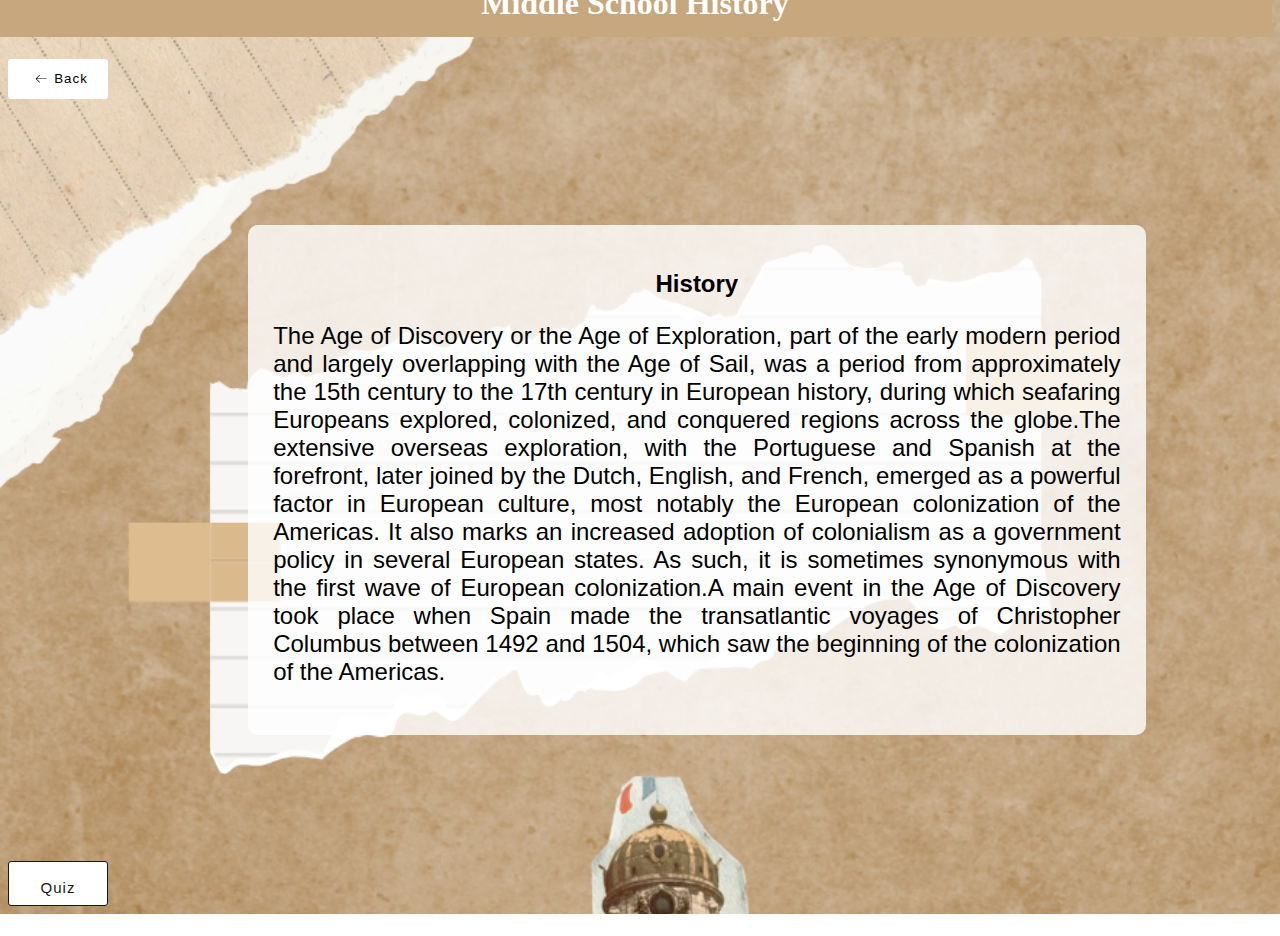
<file: Robotics_Project-main/Robotics_Project-main/final/MS History.html>
<!DOCTYPE html>
<html>
<head>
	<title>My Webpage</title>
	<meta name="viewport" content="width=device-width, initial-scale=1.0">
	<style>
		body{
			background-image: url("history.png");
			background-repeat: no-repeat;
			background-position: fill;
			background-size: auto;
			background-size: 100%;
		}
        .matter{
			text-align: justify;
			max-width: 80%;
			padding: 25px;
			margin: 0 auto;
			background-color: rgba(255, 255, 255, 0.8);
			border-radius: 10px;
            font-size: x-large;
			margin: 10%;
			margin-top: 10%;
			margin-left: 19%;
			font-family: 'Gill Sans', 'Gill Sans MT', Calibri, 'Trebuchet MS', sans-serif;
		}
		.heading {
			background-color: #c7a77e; /* change this to your desired color */
			padding: 15px;
			color: #fff; /* change this to your desired text color */
			text-align: center;
			margin-top: -3%;
            max-width: 100%;
            margin-left: -10px;

		}
		.subheading {
			font-size: 24px; /* change this to your desired font size */
			margin-top: 20px; /* add some space between the subheading and main heading */
			text-align: center;
		}
        .button{
            margin-top: 5px;
        }
		
		button {
			display: flex;
			height: 3em;
			width: 100px;
			align-items: center;
			justify-content: center;
			background-color: #eeeeee4b;
			border-radius: 3px;
			letter-spacing: 1px;
			transition: all 0.2s linear;
			cursor: pointer;
			border: none;
			background: #fff;
			}

			button > svg {
			margin-right: 5px;
			margin-left: 5px;
			font-size: 20px;
			transition: all 0.4s ease-in;
			}

			button:hover > svg {
			font-size: 1.2em;
			transform: translateX(-5px);
			}

			button:hover {
			box-shadow: 9px 9px 33px #d1d1d1, -9px -9px 33px #ffffff;
			transform: translateY(-2px);
			}

		.ATB {
			position: relative;
			overflow: hidden;
			border: 1px solid #18181a;
			color: #18181a;
			display: inline-block;
			font-size: 15px;
			line-height: 15px;
			padding: 18px 18px 17px;
			text-decoration: none;
			cursor: pointer;
			background: #fff;
			user-select: none;
			-webkit-user-select: none;
			touch-action: manipulation;
			}

			.ATB span:first-child {
			position: relative;
			transition: color 600ms cubic-bezier(0.48, 0, 0.12, 1);
			z-index: 10;
			}

			.ATB span:last-child {
			color: white;
			display: block;
			position: absolute;
			bottom: 0;
			transition: all 500ms cubic-bezier(0.48, 0, 0.12, 1);
			z-index: 100;
			opacity: 0;
			top: 50%;
			left: 50%;
			transform: translateY(225%) translateX(-50%);
			height: 14px;
			line-height: 13px;
			}

			.ATB:after {
			content: "";
			position: absolute;
			bottom: -50%;
			left: 0;
			width: 100%;
			height: 100%;
			background-color: black;
			transform-origin: bottom center;
			transition: transform 600ms cubic-bezier(0.48, 0, 0.12, 1);
			transform: skewY(9.3deg) scaleY(0);
			z-index: 50;
			}

			.ATB:hover:after {
			transform-origin: bottom center;
			transform: skewY(9.3deg) scaleY(2);
			}

			.ATB:hover span:last-child {
			transform: translateX(-50%) translateY(-50%);
			opacity: 1;
			transition: all 900ms cubic-bezier(0.48, 0, 0.12, 1);
			}
					/* Add responsive code here */

		@media screen and (max-width: 100%) {
			.matter {
				margin: 10px;
				margin-top: 5%;
				margin-left: 10%;
				margin-right: 10%;
				font-size: medium;
			}
			.heading{
                margin-top: -7%;
			}
		}
	
	</style>
</head>
<body>

	<h1 class="heading">Middle School History</h1>
	<button>
		<svg height="16" width="16" xmlns="http://www.w3.org/2000/svg" version="1.1" viewBox="0 0 1024 1024"><path d="M874.690416 495.52477c0 11.2973-9.168824 20.466124-20.466124 20.466124l-604.773963 0 188.083679 188.083679c7.992021 7.992021 7.992021 20.947078 0 28.939099-4.001127 3.990894-9.240455 5.996574-14.46955 5.996574-5.239328 0-10.478655-1.995447-14.479783-5.996574l-223.00912-223.00912c-3.837398-3.837398-5.996574-9.046027-5.996574-14.46955 0-5.433756 2.159176-10.632151 5.996574-14.46955l223.019353-223.029586c7.992021-7.992021 20.957311-7.992021 28.949332 0 7.992021 8.002254 7.992021 20.957311 0 28.949332l-188.073446 188.073446 604.753497 0C865.521592 475.058646 874.690416 484.217237 874.690416 495.52477z"></path></svg>
		<span>Back</span>
	  </button>
    <div class="matter">
        <h2 class="subheading">History</h2>
        <p>
            The Age of Discovery or the Age of Exploration, part of the early modern period and largely overlapping with the 
            Age of Sail, was a period from approximately the 15th century to the 17th century in European history, during which
             seafaring Europeans explored, colonized, and conquered regions across the globe.The extensive overseas exploration,
              with the Portuguese and Spanish at the forefront, later joined by the Dutch, English, and French, emerged as a powerful
               factor in European culture, most notably the European colonization of the Americas. It also marks an increased adoption
                of colonialism as a government policy in several European states. As such, it is sometimes synonymous with the first
                 wave of European colonization.A main event in the Age of Discovery took place when Spain made the transatlantic
                  voyages of Christopher Columbus between 1492 and 1504, which saw the beginning of the colonization of the Americas. 
            </p>
    </div>

	<button class="ATB">
		<span class="text">Quiz</span>
		<span>NoW!</span>
	</button>
</body>
</html>
</file>
<file: final/style.css>
*{
    margin: 0;
    padding: 0;
    font-family: sans-serif;
}

.container{
    width: 100%;
    min-height: 100vh;
    padding-left: 8%;
    padding-right: 8%;
    box-sizing: border-box;
    overflow: hidden;
}

.navbar{
    width: 100%;
    display: flex;
    align-items: center;
}

.logo{
    width: 90px;
    cursor:pointer;
    margin: 30px 0;
}

.menu{
    width: 25px;
    cursor: pointer;
    display: none;
}

nav{
    flex: 1;
    text-align: right;
}

nav ul li{
    list-style: none;
    display: inline-block;
    margin-right: 30px;

}

nav ul li a{
    text-decoration: none;
    color: #000;
    font-size: 14px;
}

nav ul li a:hover{
    color: #ff5ea2;
}

.row{
    display: flex;
    justify-content: space-between;
    align-items: center;
    margin: 100px 0;
}
.col-1{
    flex-basis: 40%;
    position: relative;
    margin-left: 50px;
}

.col-1 h2{
    font-size: 54px;
}

.col-1 h3{
    font-size: 54px;
    color: #707070;
    font-weight: 100;
    margin: 20px 0 10px
}

.col-1 p{
    font-size: 16px;
    color: #b7b7b7;
    font-weight: 100;

}

/* .col-1 p{
    margin: 30px 0;
    font-size: 20px;
} */

button{
    width: 140px;
    border: 0;
    padding: 12px 10px;
    outline: none;
    color: #fff;
    background: linear-gradient(to right, #fb5283, #ff3527);
    border-radius: 6px;
    cursor: pointer;
    transform: width 1.5s;
}

button img{
    width: 30px;
    display: none;

}
button:hover img{
    display: block;
}

button:hover{
    width: 160px;
    display: flex;
    align-items: center;
    justify-content: space-between;
}

.col-1::after{
    content: '';
    width: 10px;
    height: 70%;
    background: linear-gradient(#ff469f, #ff6062);
    position: absolute;
    left: -40px;
    top: 8px;
}

.col-2{
    position: relative;
    flex-basis: 60%;
    display: flex;
    align-items: center;

}

.col-2 .Robot{
    width: 70%;
}

.colour-box{
    position: absolute;
    right: 0;
    top: 0;
    background: linear-gradient(#d05374, #ff003c);
    border-radius: 20px 0 0 20px;
    height: 100%;
    width: 80%;
    z-index: -1;
    transform: translateX(40px);

}

 
@media screen and (max-width:100%){
    nav ul{
        width: 100%;
        background: linear-gradient(#d054a2, #ff575a);
        top: 75px;
    }
}
@media (max-width:100%){
    nav ul li{
        display: block;
        margin-top: 10px;
        margin-bottom: 10px;

    }
}

@media (max-width:100%){
    nav ul li a{
        color: #fff;
    }
}
@media (max-width:100%){

    menu{
        display: block;
    }
}
@media (max-width:100%){    

    .menu{
        display: block;
    }
}
@media (max-width:100%){
    #menuList{
        overflow: hidden;
        transition: 0.5s;

    }
}
@media (max-width:100%){
    .row{
        flex-direction: column-reverse;
        margin: 50px 0;
    }

}
@media (max-width:100%){
    .col-2{
        flex-basis: 100%;
        margin-bottom: 20%;
    }

}
@media (max-width:100%){
    .col-2 .Robot{
        width: 77%;
    }

}
@media (max-width:100%){
    .colour-box{
        transform: translateX(30px);
    }

}
@media (max-width:100%){
    .col-1{
        flex-basis: 100%;
    }
}
    @media (max-width:100%){
    .col-1 h2{
        font-size: 35px;
    }
}
@media (max-width:100%){
    .col-1 h3{
        font-size: 15px;
    }
}





/* @media (max-width: 768px) {
    .left-align {
      max-width: 100%;
      float: none;
    }
    .right-align {
      max-width: 100%;
      float: none;
      margin-top: 20px;
    }
    .gif {
      max-width: 50%;
      height: auto;
      float: none
      margin-top: 20px;
    }
    .noun {
      float: right;
      margin-top: -200px;
      max-width: 70%;
    }
  } */
</file>
